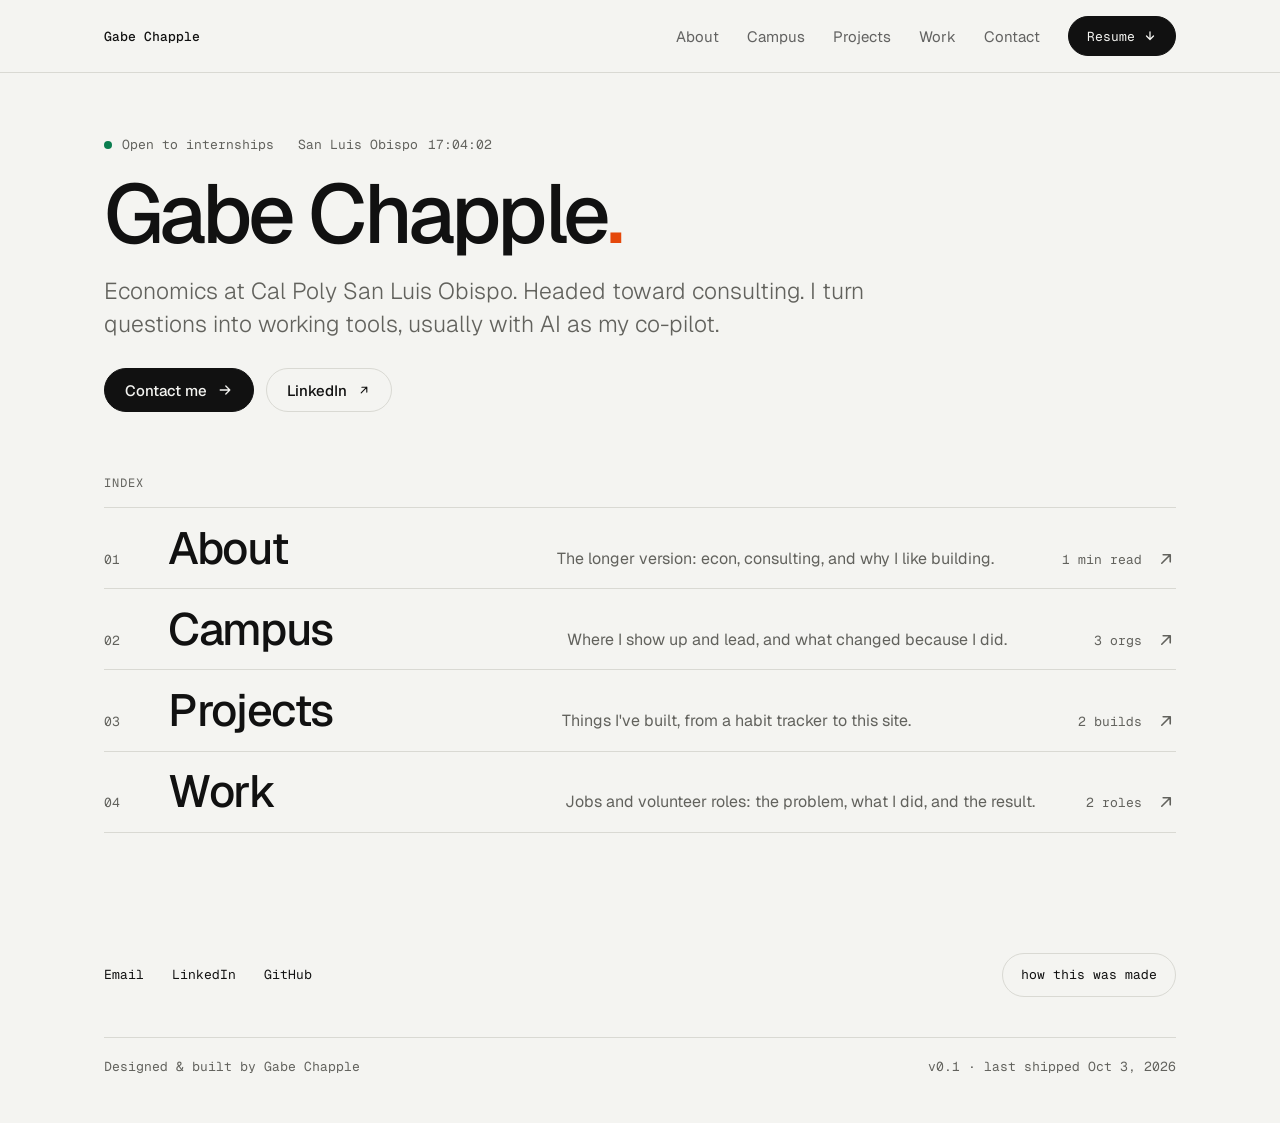
<file: index.html>
<!doctype html>
<html lang="en" data-theme="light">
<head>
<meta charset="utf-8">
<meta name="color-scheme" content="light">
<meta name="viewport" content="width=device-width, initial-scale=1, viewport-fit=cover">
<title>Gabe Chapple | Economics at Cal Poly</title>
<meta name="description" content="Gabe Chapple. Economics at Cal Poly San Luis Obispo. Headed toward consulting. I turn questions into working tools.">
<link rel="preconnect" href="https://fonts.googleapis.com">
<link rel="preconnect" href="https://fonts.gstatic.com" crossorigin>
<link href="https://fonts.googleapis.com/css2?family=Geist:wght@300;400;500;600&family=Geist+Mono:wght@400;500&display=swap" rel="stylesheet">
<!-- ?v= is a version tag: bump it after changing CSS, JS or images so browsers skip their old saved copy. -->
<link rel="stylesheet" href="assets/style.css?v=8">
</head>
<body class="home">

<!-- Top bar: same on every page. Add a nav link here and on each page. -->
<header class="topbar">
  <div class="topbar-inner">
    <a class="brand mono" href="#top">Gabe Chapple</a>
    <nav class="nav" aria-label="Main">
      <a class="navlink" href="about/">About</a>
      <a class="navlink" href="campus/">Campus</a>
      <a class="navlink" href="projects/">Projects</a>
      <a class="navlink" href="work/">Work</a>
      <a class="navlink" href="#contact">Contact</a>
      <a class="pill pill--solid pill--small" href="resume.pdf">Resume
        <svg width="14" height="14" viewBox="0 0 20 20" fill="none" aria-hidden="true"><path d="M10 4v10M5 10l5 5 5-5" stroke="currentColor" stroke-width="1.8" stroke-linecap="round" stroke-linejoin="round"/></svg>
      </a>
    </nav>
  </div>
</header>

<main class="wrap">
  <section id="top" class="hero">
    <div class="status mono">
      <span><span class="dot" aria-hidden="true"></span>Open to internships</span>
      <span>San Luis Obispo <time id="clock">--:--:--</time></span>
    </div>
    <h1>Gabe Chapple<span class="period">.</span></h1>
    <p class="intro">Economics at Cal Poly San Luis Obispo. Headed toward consulting. I turn questions into working tools, usually with AI as my co-pilot.<span class="cursor" aria-hidden="true"></span></p>
    <div class="cta">
      <a class="pill pill--solid" href="#contact">Contact me
        <svg width="16" height="16" viewBox="0 0 20 20" fill="none" aria-hidden="true"><path d="M4 10h12M11 5l5 5-5 5" stroke="currentColor" stroke-width="1.6" stroke-linecap="round" stroke-linejoin="round"/></svg>
      </a>
      <a class="pill" href="https://www.linkedin.com/in/gabechapple" target="_blank" rel="noopener">LinkedIn
        <svg width="14" height="14" viewBox="0 0 20 20" fill="none" aria-hidden="true"><path d="M6 14L14 6M7 6h7v7" stroke="currentColor" stroke-width="1.6" stroke-linecap="round" stroke-linejoin="round"/></svg>
      </a>
    </div>
  </section>

  <!-- Index: one row per page. Copy a row to add a new page. -->
  <nav class="index" aria-label="Sections">
    <div class="index-label mono">Index</div>
    <div class="rows">
      <a class="row" href="about/">
        <span class="row-num mono">01</span>
        <span class="row-title">About</span>
        <span class="row-desc">The longer version: econ, consulting, and why I like building.</span>
        <span class="row-meta mono">1 min read<svg class="row-arrow" width="20" height="20" viewBox="0 0 20 20" fill="none" aria-hidden="true"><path d="M4 10h12M11 5l5 5-5 5" stroke="currentColor" stroke-width="1.6" stroke-linecap="round" stroke-linejoin="round"/></svg></span>
      </a>
      <a class="row" href="campus/">
        <span class="row-num mono">02</span>
        <span class="row-title">Campus</span>
        <span class="row-desc">Where I show up and lead, and what changed because I did.</span>
        <span class="row-meta mono">3 orgs<svg class="row-arrow" width="20" height="20" viewBox="0 0 20 20" fill="none" aria-hidden="true"><path d="M4 10h12M11 5l5 5-5 5" stroke="currentColor" stroke-width="1.6" stroke-linecap="round" stroke-linejoin="round"/></svg></span>
      </a>
      <a class="row" href="projects/">
        <span class="row-num mono">03</span>
        <span class="row-title">Projects</span>
        <span class="row-desc">Things I've built, from a habit tracker to this site.</span>
        <span class="row-meta mono">2 builds<svg class="row-arrow" width="20" height="20" viewBox="0 0 20 20" fill="none" aria-hidden="true"><path d="M4 10h12M11 5l5 5-5 5" stroke="currentColor" stroke-width="1.6" stroke-linecap="round" stroke-linejoin="round"/></svg></span>
      </a>
      <a class="row" href="work/">
        <span class="row-num mono">04</span>
        <span class="row-title">Work</span>
        <span class="row-desc">Jobs and volunteer roles: the problem, what I did, and the result.</span>
        <span class="row-meta mono">2 roles<svg class="row-arrow" width="20" height="20" viewBox="0 0 20 20" fill="none" aria-hidden="true"><path d="M4 10h12M11 5l5 5-5 5" stroke="currentColor" stroke-width="1.6" stroke-linecap="round" stroke-linejoin="round"/></svg></span>
      </a>
    </div>
  </nav>

  <!-- Footer: same on every page. Add new prompts to the log as you iterate. -->
  <footer id="contact" class="mono">
    <div class="footer-top">
      <div class="footer-links">
        <a href="mailto:gchapple@calpoly.edu">Email</a>
        <a href="https://www.linkedin.com/in/gabechapple" target="_blank" rel="noopener">LinkedIn</a>
        <a href="https://github.com/gachow-07" target="_blank" rel="noopener">GitHub</a>
      </div>
      <button class="log-btn" type="button" aria-expanded="false" aria-controls="log">how this was made</button>
    </div>
    <div id="log" class="log" hidden>
      <div>// prompt log: the page, in the words that built it</div>
      <div><span class="prompt">&gt;</span> <span class="text">set up a blank-slate personal website and deploy it with github pages</span></div>
      <div><span class="prompt">&gt;</span> <span class="text">here is my resume, linkedin and photo. add the right content</span></div>
      <div><span class="prompt">&gt;</span> <span class="text">make it feel smoother and more alive with tasteful animations</span></div>
      <div><span class="prompt">&gt;</span> <span class="text">make it minimal, but with taste</span></div>
      <div><span class="prompt">&gt;</span> <span class="text">one accent color. no gradients. let the type do the work</span></div>
      <div><span class="prompt">&gt;</span> <span class="text">add a live clock so it feels alive</span></div>
      <div><span class="prompt">&gt;</span> <span class="text">redo the whole landing page and ui from this reference. no photo</span></div>
    </div>
    <div class="footer-bottom">
      <span>Designed &amp; built by Gabe Chapple</span>
      <span>v0.1 · last shipped Oct 3, 2026</span>
    </div>
  </footer>
</main>

<script src="assets/main.js?v=8"></script>
</body>
</html>
</file>
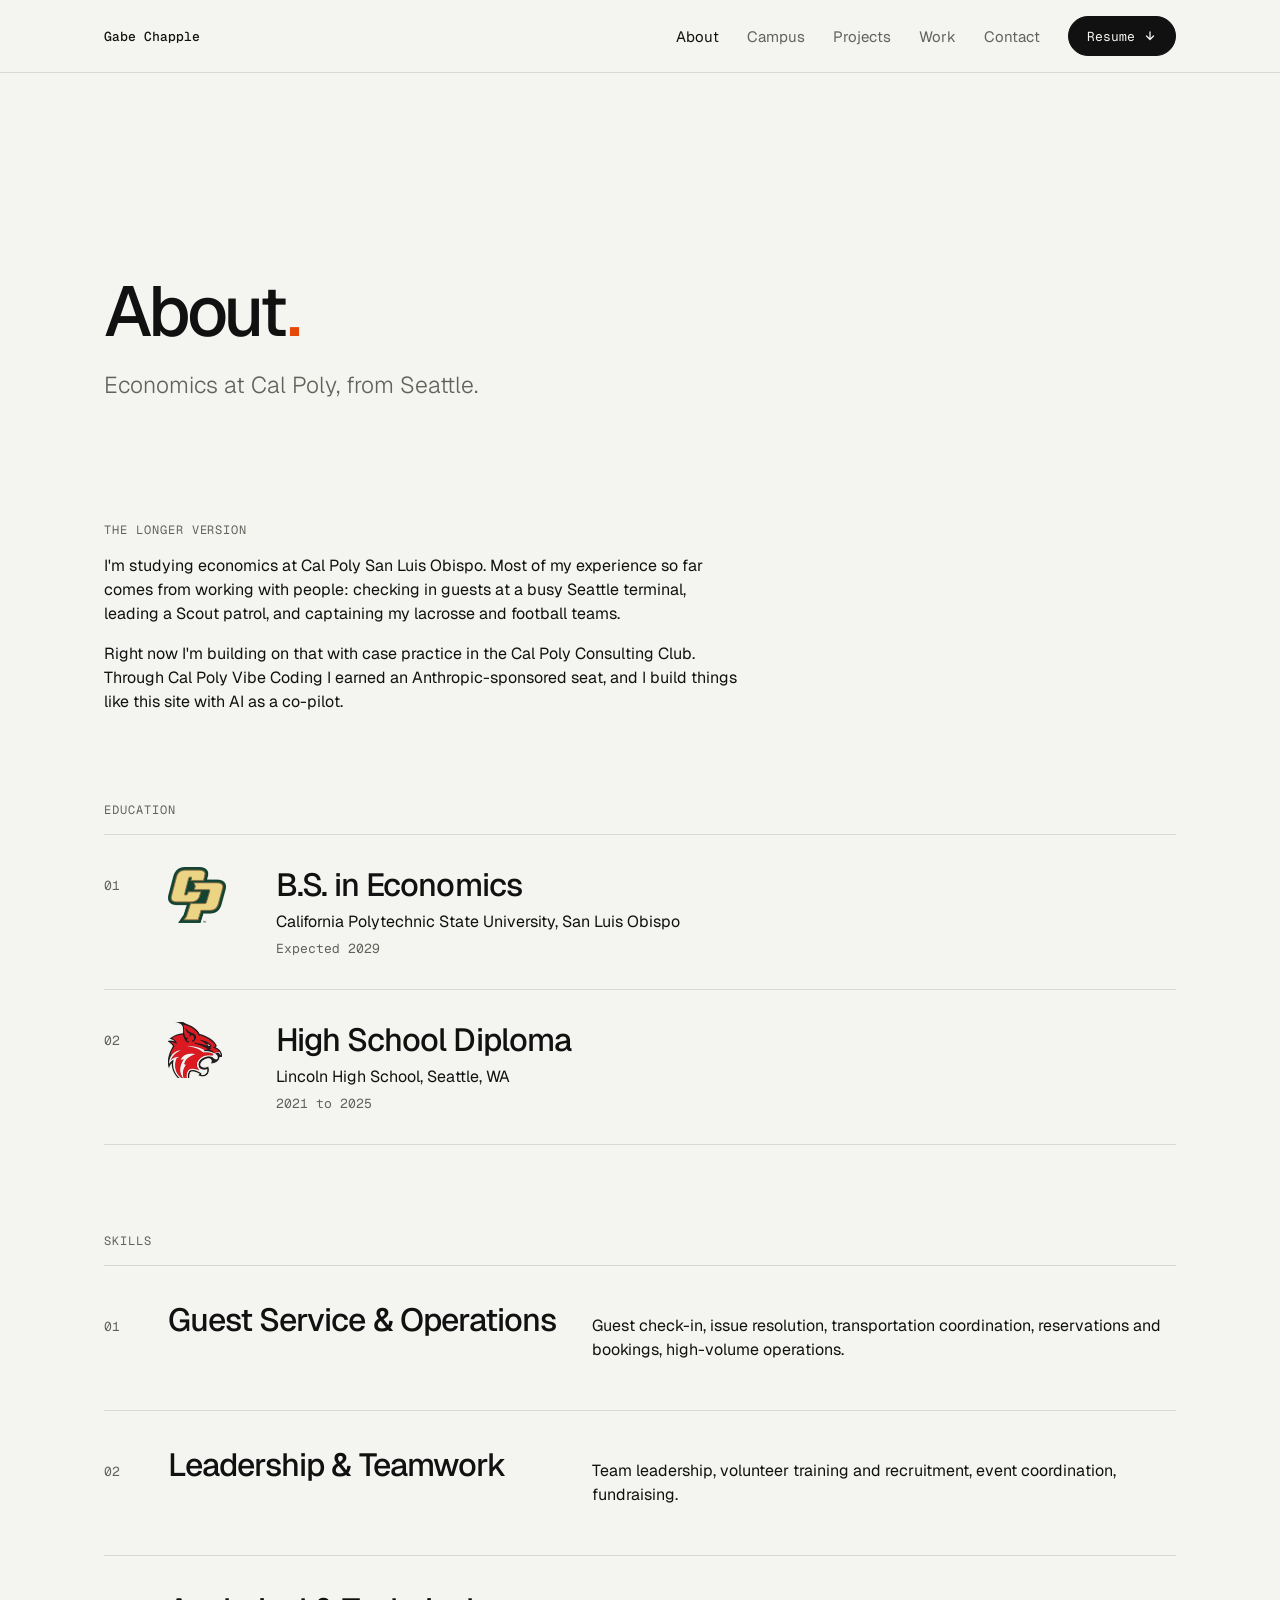
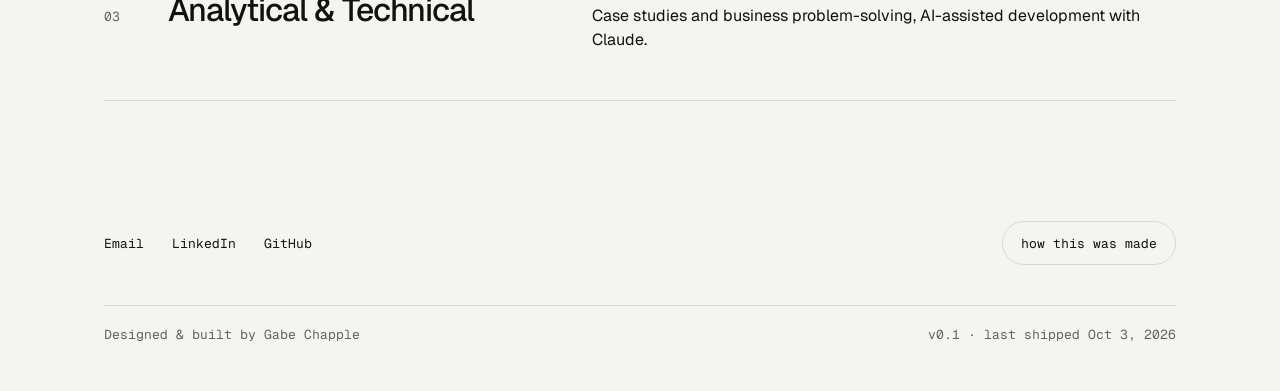
<file: about/index.html>
<!doctype html>
<html lang="en" data-theme="light">
<head>
<meta charset="utf-8">
<meta name="color-scheme" content="light">
<meta name="viewport" content="width=device-width, initial-scale=1, viewport-fit=cover">
<title>About | Gabe Chapple</title>
<meta name="description" content="About Gabe Chapple: economics at Cal Poly San Luis Obispo, from Seattle. Education and skills.">
<link rel="preconnect" href="https://fonts.googleapis.com">
<link rel="preconnect" href="https://fonts.gstatic.com" crossorigin>
<link href="https://fonts.googleapis.com/css2?family=Geist:wght@300;400;500;600&family=Geist+Mono:wght@400;500&display=swap" rel="stylesheet">
<!-- ?v= is a version tag: bump it after changing CSS, JS or images so browsers skip their old saved copy. -->
<link rel="stylesheet" href="../assets/style.css?v=8">
</head>
<body>

<!-- Top bar: same on every page. Add a nav link here and on each page. -->
<header class="topbar">
  <div class="topbar-inner">
    <a class="brand mono" href="../">Gabe Chapple</a>
    <nav class="nav" aria-label="Main">
      <a class="navlink" href="../about/" aria-current="page">About</a>
      <a class="navlink" href="../campus/">Campus</a>
      <a class="navlink" href="../projects/">Projects</a>
      <a class="navlink" href="../work/">Work</a>
      <a class="navlink" href="#contact">Contact</a>
      <a class="pill pill--solid pill--small" href="../resume.pdf">Resume
        <svg width="14" height="14" viewBox="0 0 20 20" fill="none" aria-hidden="true"><path d="M10 4v10M5 10l5 5 5-5" stroke="currentColor" stroke-width="1.8" stroke-linecap="round" stroke-linejoin="round"/></svg>
      </a>
    </nav>
  </div>
</header>

<main class="wrap">
  <section id="top" class="page-head">
    <h1 class="page-title">About<span class="period">.</span></h1>
    <p class="intro">Economics at Cal Poly, from Seattle.</p>
  </section>

  <section class="group">
    <h2 class="index-label mono">The longer version</h2>
    <div class="prose">
      <p>I'm studying economics at Cal Poly San Luis Obispo. Most of my experience so far comes from working with people: checking in guests at a busy Seattle terminal, leading a Scout patrol, and captaining my lacrosse and football teams.</p>
      <p>Right now I'm building on that with case practice in the Cal Poly Consulting Club. Through Cal Poly Vibe Coding I earned an Anthropic-sponsored seat, and I build things like this site with AI as a co-pilot.</p>
    </div>
  </section>

  <section class="group">
    <h2 class="index-label mono">Education</h2>
    <div class="rows">
  <article class="entry entry--thumb">
    <span class="row-num mono">01</span>
    <div class="entry-head">
      <img class="entry-thumb" src="../assets/img/calpoly.png?v=8" alt="" width="88" height="56" loading="lazy">
      <div class="entry-text">
        <h3 class="entry-title">B.S. in Economics</h3>
        <p class="entry-org">California Polytechnic State University, San Luis Obispo</p>
        <p class="entry-meta mono">Expected 2029</p>
      </div>
    </div>
  </article>
  <article class="entry entry--thumb">
    <span class="row-num mono">02</span>
    <div class="entry-head">
      <img class="entry-thumb" src="../assets/img/lincoln.png?v=8" alt="" width="88" height="56" loading="lazy">
      <div class="entry-text">
        <h3 class="entry-title">High School Diploma</h3>
        <p class="entry-org">Lincoln High School, Seattle, WA</p>
        <p class="entry-meta mono">2021 to 2025</p>
      </div>
    </div>
  </article>
    </div>
  </section>

  <section class="group">
    <h2 class="index-label mono">Skills</h2>
    <div class="rows">
  <article class="entry">
    <span class="row-num mono">01</span>
    <div class="entry-head">
      <h3 class="entry-title">Guest Service &amp; Operations</h3>
    </div>
    <div class="entry-body">
      <p class="prose">Guest check-in, issue resolution, transportation coordination, reservations and bookings, high-volume operations.</p>
    </div>
  </article>
  <article class="entry">
    <span class="row-num mono">02</span>
    <div class="entry-head">
      <h3 class="entry-title">Leadership &amp; Teamwork</h3>
    </div>
    <div class="entry-body">
      <p class="prose">Team leadership, volunteer training and recruitment, event coordination, fundraising.</p>
    </div>
  </article>
  <article class="entry">
    <span class="row-num mono">03</span>
    <div class="entry-head">
      <h3 class="entry-title">Analytical &amp; Technical</h3>
    </div>
    <div class="entry-body">
      <p class="prose">Case studies and business problem-solving, AI-assisted development with Claude.</p>
    </div>
  </article>
    </div>
  </section>

  <!-- Footer: same on every page. Add new prompts to the log as you iterate. -->
  <footer id="contact" class="mono">
    <div class="footer-top">
      <div class="footer-links">
        <a href="mailto:gchapple@calpoly.edu">Email</a>
        <a href="https://www.linkedin.com/in/gabechapple" target="_blank" rel="noopener">LinkedIn</a>
        <a href="https://github.com/gachow-07" target="_blank" rel="noopener">GitHub</a>
      </div>
      <button class="log-btn" type="button" aria-expanded="false" aria-controls="log">how this was made</button>
    </div>
    <div id="log" class="log" hidden>
      <div>// prompt log: the page, in the words that built it</div>
      <div><span class="prompt">&gt;</span> <span class="text">set up a blank-slate personal website and deploy it with github pages</span></div>
      <div><span class="prompt">&gt;</span> <span class="text">here is my resume, linkedin and photo. add the right content</span></div>
      <div><span class="prompt">&gt;</span> <span class="text">make it feel smoother and more alive with tasteful animations</span></div>
      <div><span class="prompt">&gt;</span> <span class="text">make it minimal, but with taste</span></div>
      <div><span class="prompt">&gt;</span> <span class="text">one accent color. no gradients. let the type do the work</span></div>
      <div><span class="prompt">&gt;</span> <span class="text">add a live clock so it feels alive</span></div>
      <div><span class="prompt">&gt;</span> <span class="text">redo the whole landing page and ui from this reference. no photo</span></div>
    </div>
    <div class="footer-bottom">
      <span>Designed &amp; built by Gabe Chapple</span>
      <span>v0.1 · last shipped Oct 3, 2026</span>
    </div>
  </footer>
</main>

<script src="../assets/main.js?v=8"></script>
</body>
</html>
</file>
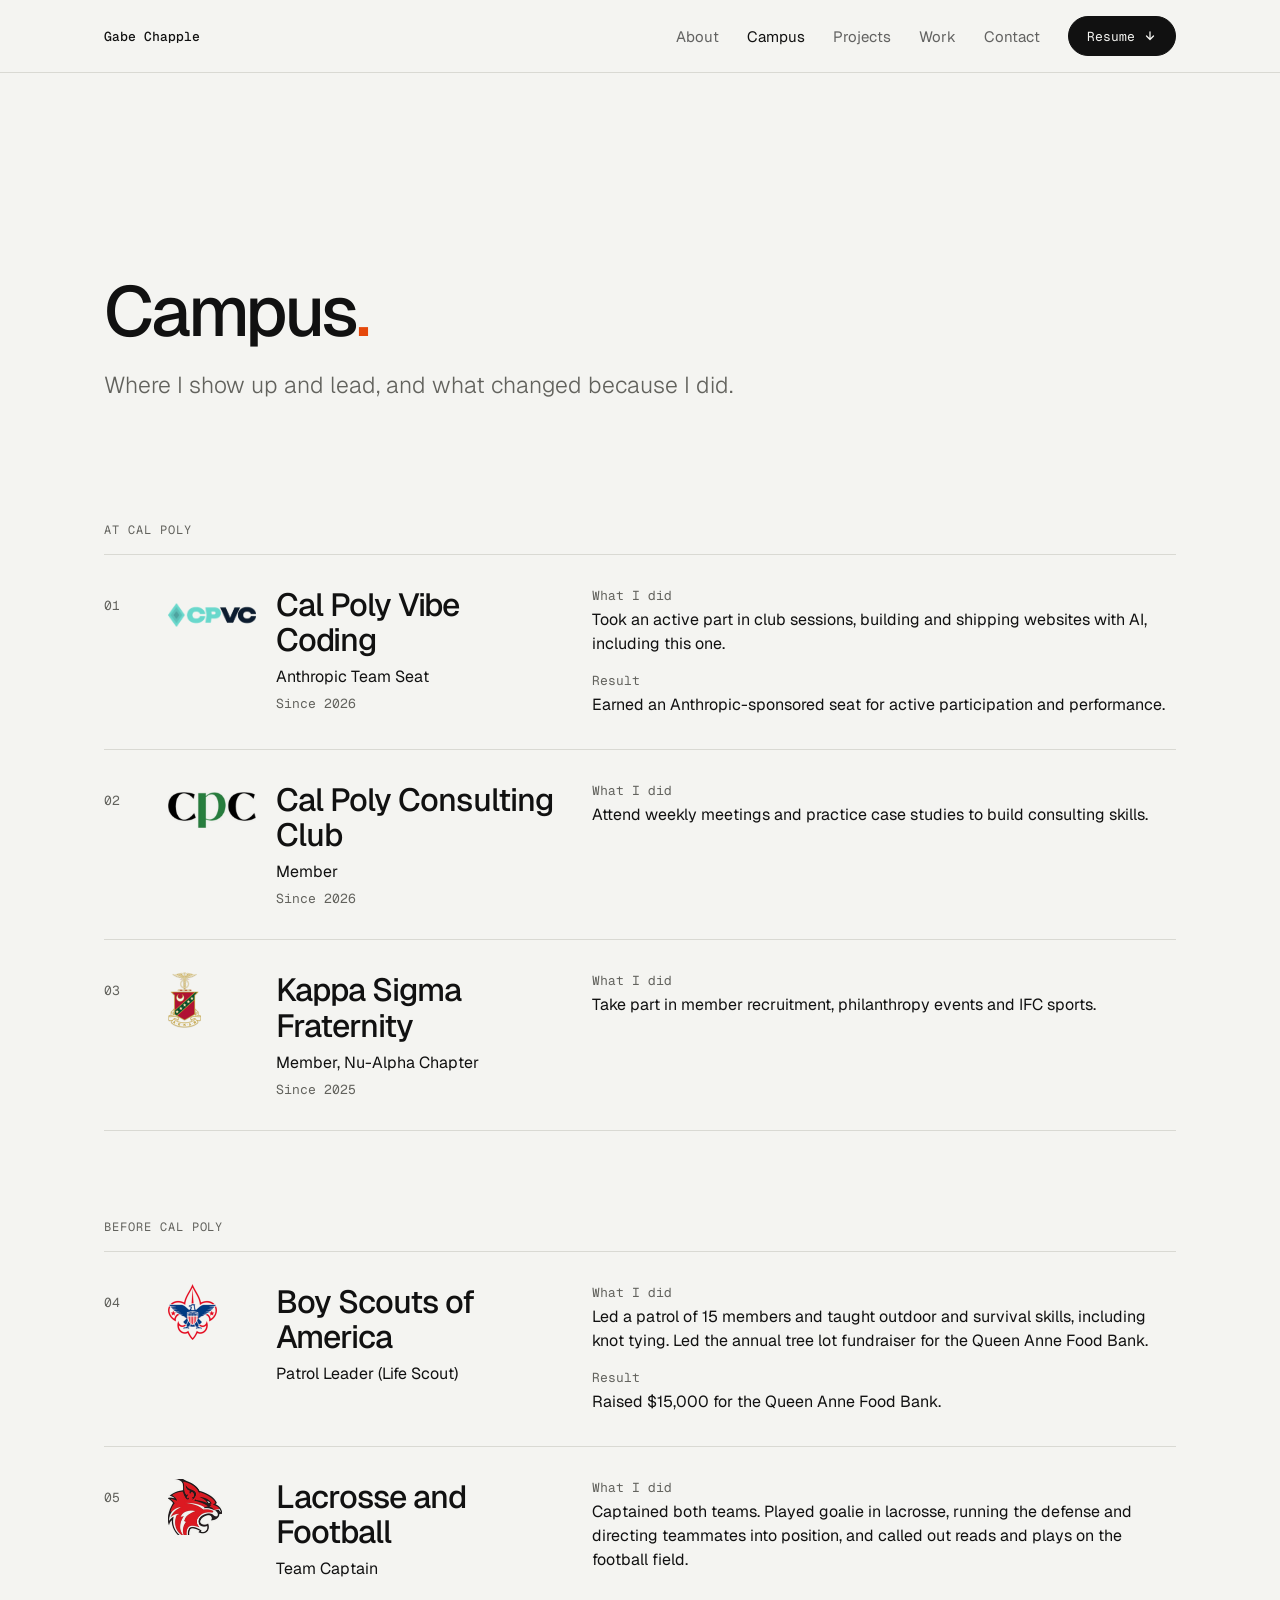
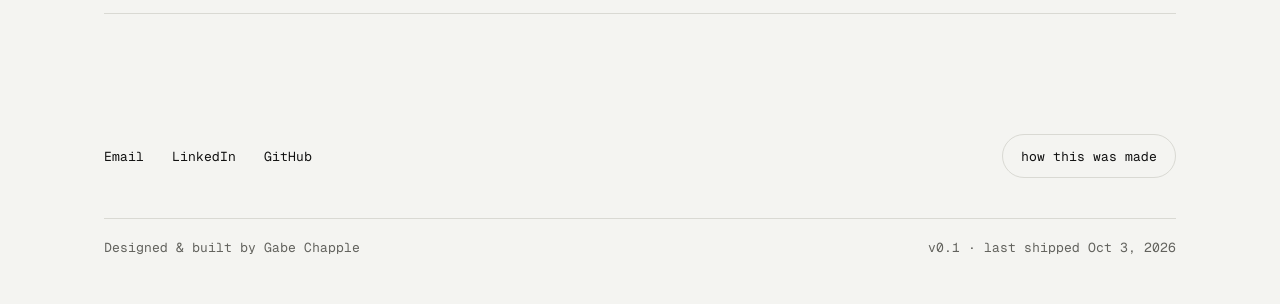
<file: campus/index.html>
<!doctype html>
<html lang="en" data-theme="light">
<head>
<meta charset="utf-8">
<meta name="color-scheme" content="light">
<meta name="viewport" content="width=device-width, initial-scale=1, viewport-fit=cover">
<title>Campus | Gabe Chapple</title>
<meta name="description" content="Where Gabe Chapple shows up and leads: Cal Poly Vibe Coding, Consulting Club, Kappa Sigma, Scouts and team captaincy.">
<link rel="preconnect" href="https://fonts.googleapis.com">
<link rel="preconnect" href="https://fonts.gstatic.com" crossorigin>
<link href="https://fonts.googleapis.com/css2?family=Geist:wght@300;400;500;600&family=Geist+Mono:wght@400;500&display=swap" rel="stylesheet">
<!-- ?v= is a version tag: bump it after changing CSS, JS or images so browsers skip their old saved copy. -->
<link rel="stylesheet" href="../assets/style.css?v=8">
</head>
<body>

<!-- Top bar: same on every page. Add a nav link here and on each page. -->
<header class="topbar">
  <div class="topbar-inner">
    <a class="brand mono" href="../">Gabe Chapple</a>
    <nav class="nav" aria-label="Main">
      <a class="navlink" href="../about/">About</a>
      <a class="navlink" href="../campus/" aria-current="page">Campus</a>
      <a class="navlink" href="../projects/">Projects</a>
      <a class="navlink" href="../work/">Work</a>
      <a class="navlink" href="#contact">Contact</a>
      <a class="pill pill--solid pill--small" href="../resume.pdf">Resume
        <svg width="14" height="14" viewBox="0 0 20 20" fill="none" aria-hidden="true"><path d="M10 4v10M5 10l5 5 5-5" stroke="currentColor" stroke-width="1.8" stroke-linecap="round" stroke-linejoin="round"/></svg>
      </a>
    </nav>
  </div>
</header>

<main class="wrap">
  <section id="top" class="page-head">
    <h1 class="page-title">Campus<span class="period">.</span></h1>
    <p class="intro">Where I show up and lead, and what changed because I did.</p>
  </section>

  <section class="group">
    <h2 class="index-label mono">At Cal Poly</h2>
    <div class="rows">
  <article class="entry entry--thumb">
    <span class="row-num mono">01</span>
    <div class="entry-head">
      <img class="entry-thumb" src="../assets/img/vibe-coding.png?v=8" alt="" width="88" height="56" loading="lazy">
      <div class="entry-text">
        <h3 class="entry-title">Cal Poly Vibe Coding</h3>
        <p class="entry-org">Anthropic Team Seat</p>
        <p class="entry-meta mono">Since 2026</p>
      </div>
    </div>
    <dl class="entry-body">
      <div><dt class="mono">What I did</dt><dd>Took an active part in club sessions, building and shipping websites with AI, including this one.</dd></div>
      <div><dt class="mono">Result</dt><dd>Earned an Anthropic-sponsored seat for active participation and performance.</dd></div>
      <!-- Add Problem here, e.g. <div><dt class="mono">Result</dt><dd>...</dd></div> -->
    </dl>
  </article>
  <article class="entry entry--thumb">
    <span class="row-num mono">02</span>
    <div class="entry-head">
      <img class="entry-thumb" src="../assets/img/consulting-club.png?v=8" alt="" width="88" height="56" loading="lazy">
      <div class="entry-text">
        <h3 class="entry-title">Cal Poly Consulting Club</h3>
        <p class="entry-org">Member</p>
        <p class="entry-meta mono">Since 2026</p>
      </div>
    </div>
    <dl class="entry-body">
      <div><dt class="mono">What I did</dt><dd>Attend weekly meetings and practice case studies to build consulting skills.</dd></div>
      <!-- Add Problem and Result here, e.g. <div><dt class="mono">Result</dt><dd>...</dd></div> -->
    </dl>
  </article>
  <article class="entry entry--thumb">
    <span class="row-num mono">03</span>
    <div class="entry-head">
      <img class="entry-thumb" src="../assets/img/kappa-sigma.png?v=8" alt="" width="88" height="56" loading="lazy">
      <div class="entry-text">
        <h3 class="entry-title">Kappa Sigma Fraternity</h3>
        <p class="entry-org">Member, Nu-Alpha Chapter</p>
        <p class="entry-meta mono">Since 2025</p>
      </div>
    </div>
    <dl class="entry-body">
      <div><dt class="mono">What I did</dt><dd>Take part in member recruitment, philanthropy events and IFC sports.</dd></div>
      <!-- Add Problem and Result here, e.g. <div><dt class="mono">Result</dt><dd>...</dd></div> -->
    </dl>
  </article>
    </div>
  </section>

  <section class="group">
    <h2 class="index-label mono">Before Cal Poly</h2>
    <div class="rows">
  <article class="entry entry--thumb">
    <span class="row-num mono">04</span>
    <div class="entry-head">
      <img class="entry-thumb" src="../assets/img/scouts.png?v=8" alt="" width="88" height="56" loading="lazy">
      <div class="entry-text">
        <h3 class="entry-title">Boy Scouts of America</h3>
        <p class="entry-org">Patrol Leader (Life Scout)</p>
      </div>
    </div>
    <dl class="entry-body">
      <div><dt class="mono">What I did</dt><dd>Led a patrol of 15 members and taught outdoor and survival skills, including knot tying. Led the annual tree lot fundraiser for the Queen Anne Food Bank.</dd></div>
      <div><dt class="mono">Result</dt><dd>Raised $15,000 for the Queen Anne Food Bank.</dd></div>
      <!-- Add Problem here, e.g. <div><dt class="mono">Result</dt><dd>...</dd></div> -->
    </dl>
  </article>
  <article class="entry entry--thumb">
    <span class="row-num mono">05</span>
    <div class="entry-head">
      <img class="entry-thumb" src="../assets/img/lincoln.png?v=8" alt="" width="88" height="56" loading="lazy">
      <div class="entry-text">
        <h3 class="entry-title">Lacrosse and Football</h3>
        <p class="entry-org">Team Captain</p>
      </div>
    </div>
    <dl class="entry-body">
      <div><dt class="mono">What I did</dt><dd>Captained both teams. Played goalie in lacrosse, running the defense and directing teammates into position, and called out reads and plays on the football field.</dd></div>
      <!-- Add Problem and Result here, e.g. <div><dt class="mono">Result</dt><dd>...</dd></div> -->
    </dl>
  </article>
    </div>
  </section>

  <!-- Footer: same on every page. Add new prompts to the log as you iterate. -->
  <footer id="contact" class="mono">
    <div class="footer-top">
      <div class="footer-links">
        <a href="mailto:gchapple@calpoly.edu">Email</a>
        <a href="https://www.linkedin.com/in/gabechapple" target="_blank" rel="noopener">LinkedIn</a>
        <a href="https://github.com/gachow-07" target="_blank" rel="noopener">GitHub</a>
      </div>
      <button class="log-btn" type="button" aria-expanded="false" aria-controls="log">how this was made</button>
    </div>
    <div id="log" class="log" hidden>
      <div>// prompt log: the page, in the words that built it</div>
      <div><span class="prompt">&gt;</span> <span class="text">set up a blank-slate personal website and deploy it with github pages</span></div>
      <div><span class="prompt">&gt;</span> <span class="text">here is my resume, linkedin and photo. add the right content</span></div>
      <div><span class="prompt">&gt;</span> <span class="text">make it feel smoother and more alive with tasteful animations</span></div>
      <div><span class="prompt">&gt;</span> <span class="text">make it minimal, but with taste</span></div>
      <div><span class="prompt">&gt;</span> <span class="text">one accent color. no gradients. let the type do the work</span></div>
      <div><span class="prompt">&gt;</span> <span class="text">add a live clock so it feels alive</span></div>
      <div><span class="prompt">&gt;</span> <span class="text">redo the whole landing page and ui from this reference. no photo</span></div>
    </div>
    <div class="footer-bottom">
      <span>Designed &amp; built by Gabe Chapple</span>
      <span>v0.1 · last shipped Oct 3, 2026</span>
    </div>
  </footer>
</main>

<script src="../assets/main.js?v=8"></script>
</body>
</html>
</file>
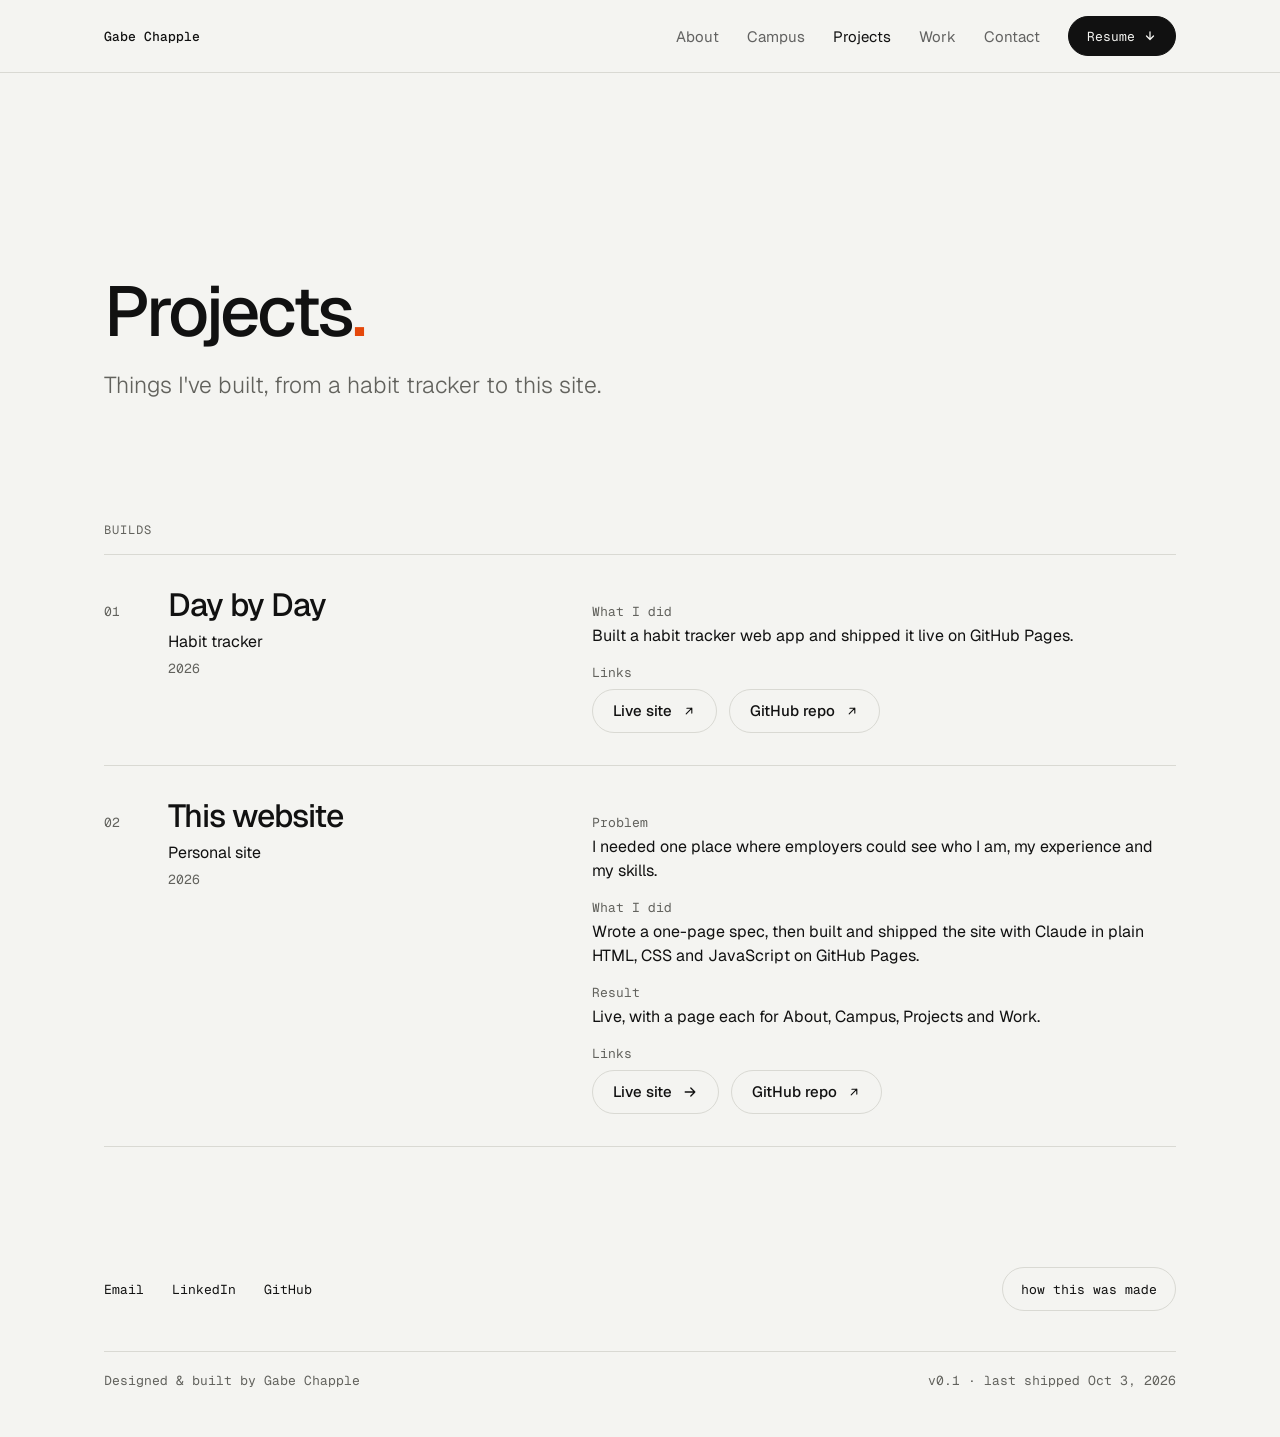
<file: projects/index.html>
<!doctype html>
<html lang="en" data-theme="light">
<head>
<meta charset="utf-8">
<meta name="color-scheme" content="light">
<meta name="viewport" content="width=device-width, initial-scale=1, viewport-fit=cover">
<title>Projects | Gabe Chapple</title>
<meta name="description" content="Things Gabe Chapple has built: Day by Day, a habit tracker, and this personal site.">
<link rel="preconnect" href="https://fonts.googleapis.com">
<link rel="preconnect" href="https://fonts.gstatic.com" crossorigin>
<link href="https://fonts.googleapis.com/css2?family=Geist:wght@300;400;500;600&family=Geist+Mono:wght@400;500&display=swap" rel="stylesheet">
<!-- ?v= is a version tag: bump it after changing CSS, JS or images so browsers skip their old saved copy. -->
<link rel="stylesheet" href="../assets/style.css?v=8">
</head>
<body>

<!-- Top bar: same on every page. Add a nav link here and on each page. -->
<header class="topbar">
  <div class="topbar-inner">
    <a class="brand mono" href="../">Gabe Chapple</a>
    <nav class="nav" aria-label="Main">
      <a class="navlink" href="../about/">About</a>
      <a class="navlink" href="../campus/">Campus</a>
      <a class="navlink" href="../projects/" aria-current="page">Projects</a>
      <a class="navlink" href="../work/">Work</a>
      <a class="navlink" href="#contact">Contact</a>
      <a class="pill pill--solid pill--small" href="../resume.pdf">Resume
        <svg width="14" height="14" viewBox="0 0 20 20" fill="none" aria-hidden="true"><path d="M10 4v10M5 10l5 5 5-5" stroke="currentColor" stroke-width="1.8" stroke-linecap="round" stroke-linejoin="round"/></svg>
      </a>
    </nav>
  </div>
</header>

<main class="wrap">
  <section id="top" class="page-head">
    <h1 class="page-title">Projects<span class="period">.</span></h1>
    <p class="intro">Things I've built, from a habit tracker to this site.</p>
  </section>

  <section class="group">
    <h2 class="index-label mono">Builds</h2>
    <div class="rows">
  <article class="entry">
    <span class="row-num mono">01</span>
    <div class="entry-head">
      <h3 class="entry-title">Day by Day</h3>
      <p class="entry-org">Habit tracker</p>
      <p class="entry-meta mono">2026</p>
    </div>
    <dl class="entry-body">
      <div><dt class="mono">What I did</dt><dd>Built a habit tracker web app and shipped it live on GitHub Pages.</dd></div>
      <!-- Add Problem and Result here, e.g. <div><dt class="mono">Result</dt><dd>...</dd></div> -->
      <div><dt class="mono">Links</dt><dd class="entry-links">
        <a class="pill" href="https://gachow-07.github.io/Day_by_-Day/" target="_blank" rel="noopener">Live site
          <svg width="14" height="14" viewBox="0 0 20 20" fill="none" aria-hidden="true"><path d="M6 14L14 6M7 6h7v7" stroke="currentColor" stroke-width="1.6" stroke-linecap="round" stroke-linejoin="round"/></svg>
        </a>
        <a class="pill" href="https://github.com/gachow-07/Day_by_-Day" target="_blank" rel="noopener">GitHub repo
          <svg width="14" height="14" viewBox="0 0 20 20" fill="none" aria-hidden="true"><path d="M6 14L14 6M7 6h7v7" stroke="currentColor" stroke-width="1.6" stroke-linecap="round" stroke-linejoin="round"/></svg>
        </a>
      </dd></div>
    </dl>
  </article>
  <article class="entry">
    <span class="row-num mono">02</span>
    <div class="entry-head">
      <h3 class="entry-title">This website</h3>
      <p class="entry-org">Personal site</p>
      <p class="entry-meta mono">2026</p>
    </div>
    <dl class="entry-body">
      <div><dt class="mono">Problem</dt><dd>I needed one place where employers could see who I am, my experience and my skills.</dd></div>
      <div><dt class="mono">What I did</dt><dd>Wrote a one-page spec, then built and shipped the site with Claude in plain HTML, CSS and JavaScript on GitHub Pages.</dd></div>
      <div><dt class="mono">Result</dt><dd>Live, with a page each for About, Campus, Projects and Work.</dd></div>
      <div><dt class="mono">Links</dt><dd class="entry-links">
        <a class="pill" href="../">Live site
          <svg width="16" height="16" viewBox="0 0 20 20" fill="none" aria-hidden="true"><path d="M4 10h12M11 5l5 5-5 5" stroke="currentColor" stroke-width="1.6" stroke-linecap="round" stroke-linejoin="round"/></svg>
        </a>
        <a class="pill" href="https://github.com/gachow-07/Gabriel-Chapple" target="_blank" rel="noopener">GitHub repo
          <svg width="14" height="14" viewBox="0 0 20 20" fill="none" aria-hidden="true"><path d="M6 14L14 6M7 6h7v7" stroke="currentColor" stroke-width="1.6" stroke-linecap="round" stroke-linejoin="round"/></svg>
        </a>
      </dd></div>
    </dl>
  </article>
    </div>
  </section>

  <!-- Footer: same on every page. Add new prompts to the log as you iterate. -->
  <footer id="contact" class="mono">
    <div class="footer-top">
      <div class="footer-links">
        <a href="mailto:gchapple@calpoly.edu">Email</a>
        <a href="https://www.linkedin.com/in/gabechapple" target="_blank" rel="noopener">LinkedIn</a>
        <a href="https://github.com/gachow-07" target="_blank" rel="noopener">GitHub</a>
      </div>
      <button class="log-btn" type="button" aria-expanded="false" aria-controls="log">how this was made</button>
    </div>
    <div id="log" class="log" hidden>
      <div>// prompt log: the page, in the words that built it</div>
      <div><span class="prompt">&gt;</span> <span class="text">set up a blank-slate personal website and deploy it with github pages</span></div>
      <div><span class="prompt">&gt;</span> <span class="text">here is my resume, linkedin and photo. add the right content</span></div>
      <div><span class="prompt">&gt;</span> <span class="text">make it feel smoother and more alive with tasteful animations</span></div>
      <div><span class="prompt">&gt;</span> <span class="text">make it minimal, but with taste</span></div>
      <div><span class="prompt">&gt;</span> <span class="text">one accent color. no gradients. let the type do the work</span></div>
      <div><span class="prompt">&gt;</span> <span class="text">add a live clock so it feels alive</span></div>
      <div><span class="prompt">&gt;</span> <span class="text">redo the whole landing page and ui from this reference. no photo</span></div>
    </div>
    <div class="footer-bottom">
      <span>Designed &amp; built by Gabe Chapple</span>
      <span>v0.1 · last shipped Oct 3, 2026</span>
    </div>
  </footer>
</main>

<script src="../assets/main.js?v=8"></script>
</body>
</html>
</file>
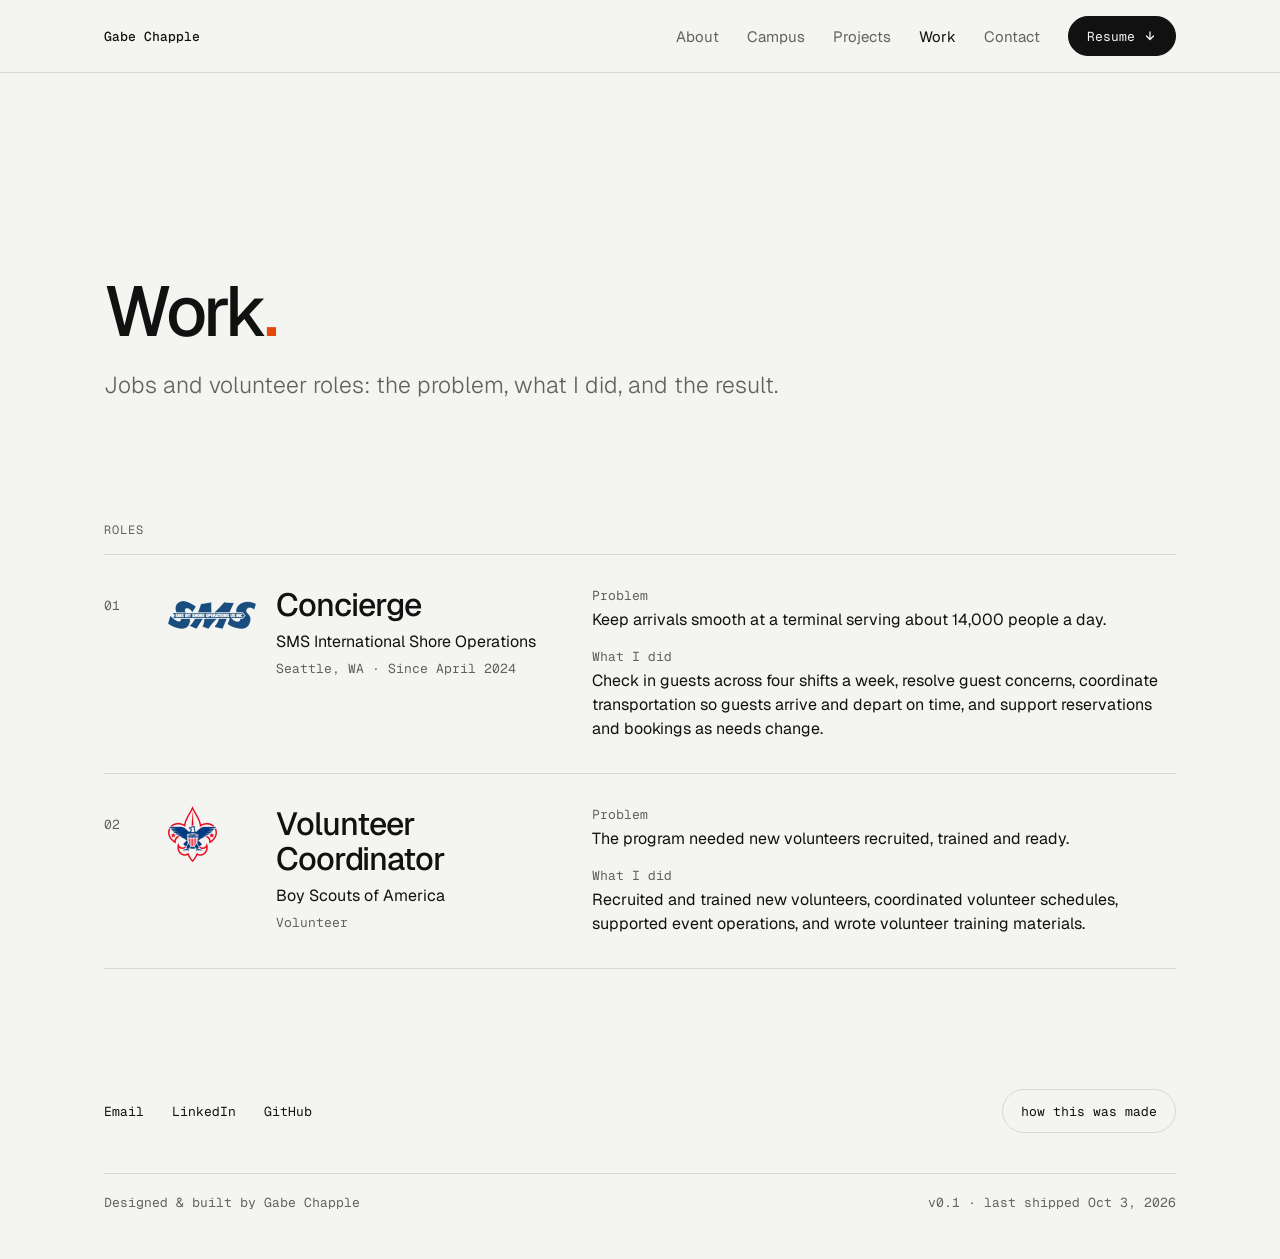
<file: work/index.html>
<!doctype html>
<html lang="en" data-theme="light">
<head>
<meta charset="utf-8">
<meta name="color-scheme" content="light">
<meta name="viewport" content="width=device-width, initial-scale=1, viewport-fit=cover">
<title>Work | Gabe Chapple</title>
<meta name="description" content="Gabe Chapple's work: concierge at SMS International Shore Operations and volunteer coordinator with the Boy Scouts of America.">
<link rel="preconnect" href="https://fonts.googleapis.com">
<link rel="preconnect" href="https://fonts.gstatic.com" crossorigin>
<link href="https://fonts.googleapis.com/css2?family=Geist:wght@300;400;500;600&family=Geist+Mono:wght@400;500&display=swap" rel="stylesheet">
<!-- ?v= is a version tag: bump it after changing CSS, JS or images so browsers skip their old saved copy. -->
<link rel="stylesheet" href="../assets/style.css?v=8">
</head>
<body>

<!-- Top bar: same on every page. Add a nav link here and on each page. -->
<header class="topbar">
  <div class="topbar-inner">
    <a class="brand mono" href="../">Gabe Chapple</a>
    <nav class="nav" aria-label="Main">
      <a class="navlink" href="../about/">About</a>
      <a class="navlink" href="../campus/">Campus</a>
      <a class="navlink" href="../projects/">Projects</a>
      <a class="navlink" href="../work/" aria-current="page">Work</a>
      <a class="navlink" href="#contact">Contact</a>
      <a class="pill pill--solid pill--small" href="../resume.pdf">Resume
        <svg width="14" height="14" viewBox="0 0 20 20" fill="none" aria-hidden="true"><path d="M10 4v10M5 10l5 5 5-5" stroke="currentColor" stroke-width="1.8" stroke-linecap="round" stroke-linejoin="round"/></svg>
      </a>
    </nav>
  </div>
</header>

<main class="wrap">
  <section id="top" class="page-head">
    <h1 class="page-title">Work<span class="period">.</span></h1>
    <p class="intro">Jobs and volunteer roles: the problem, what I did, and the result.</p>
  </section>

  <section class="group">
    <h2 class="index-label mono">Roles</h2>
    <div class="rows">
  <article class="entry entry--thumb">
    <span class="row-num mono">01</span>
    <div class="entry-head">
      <img class="entry-thumb" src="../assets/img/sms.png?v=8" alt="" width="88" height="56" loading="lazy">
      <div class="entry-text">
        <h3 class="entry-title">Concierge</h3>
        <p class="entry-org">SMS International Shore Operations</p>
        <p class="entry-meta mono">Seattle, WA · Since April 2024</p>
      </div>
    </div>
    <dl class="entry-body">
      <div><dt class="mono">Problem</dt><dd>Keep arrivals smooth at a terminal serving about 14,000 people a day.</dd></div>
      <div><dt class="mono">What I did</dt><dd>Check in guests across four shifts a week, resolve guest concerns, coordinate transportation so guests arrive and depart on time, and support reservations and bookings as needs change.</dd></div>
      <!-- Add Result here, e.g. <div><dt class="mono">Result</dt><dd>...</dd></div> -->
    </dl>
  </article>
  <article class="entry entry--thumb">
    <span class="row-num mono">02</span>
    <div class="entry-head">
      <img class="entry-thumb" src="../assets/img/scouts.png?v=8" alt="" width="88" height="56" loading="lazy">
      <div class="entry-text">
        <h3 class="entry-title">Volunteer Coordinator</h3>
        <p class="entry-org">Boy Scouts of America</p>
        <p class="entry-meta mono">Volunteer</p>
      </div>
    </div>
    <dl class="entry-body">
      <div><dt class="mono">Problem</dt><dd>The program needed new volunteers recruited, trained and ready.</dd></div>
      <div><dt class="mono">What I did</dt><dd>Recruited and trained new volunteers, coordinated volunteer schedules, supported event operations, and wrote volunteer training materials.</dd></div>
      <!-- Add Result here, e.g. <div><dt class="mono">Result</dt><dd>...</dd></div> -->
    </dl>
  </article>
    </div>
  </section>

  <!-- Footer: same on every page. Add new prompts to the log as you iterate. -->
  <footer id="contact" class="mono">
    <div class="footer-top">
      <div class="footer-links">
        <a href="mailto:gchapple@calpoly.edu">Email</a>
        <a href="https://www.linkedin.com/in/gabechapple" target="_blank" rel="noopener">LinkedIn</a>
        <a href="https://github.com/gachow-07" target="_blank" rel="noopener">GitHub</a>
      </div>
      <button class="log-btn" type="button" aria-expanded="false" aria-controls="log">how this was made</button>
    </div>
    <div id="log" class="log" hidden>
      <div>// prompt log: the page, in the words that built it</div>
      <div><span class="prompt">&gt;</span> <span class="text">set up a blank-slate personal website and deploy it with github pages</span></div>
      <div><span class="prompt">&gt;</span> <span class="text">here is my resume, linkedin and photo. add the right content</span></div>
      <div><span class="prompt">&gt;</span> <span class="text">make it feel smoother and more alive with tasteful animations</span></div>
      <div><span class="prompt">&gt;</span> <span class="text">make it minimal, but with taste</span></div>
      <div><span class="prompt">&gt;</span> <span class="text">one accent color. no gradients. let the type do the work</span></div>
      <div><span class="prompt">&gt;</span> <span class="text">add a live clock so it feels alive</span></div>
      <div><span class="prompt">&gt;</span> <span class="text">redo the whole landing page and ui from this reference. no photo</span></div>
    </div>
    <div class="footer-bottom">
      <span>Designed &amp; built by Gabe Chapple</span>
      <span>v0.1 · last shipped Oct 3, 2026</span>
    </div>
  </footer>
</main>

<script src="../assets/main.js?v=8"></script>
</body>
</html>
</file>
<file: assets/style.css>
/* ==========================================================
   Shared styles for every page. See DESIGN.md for the rules.
   ========================================================== */

/* ---------- Tokens ---------- */
:root {
  --bg: #F4F4F1;
  --ink: #111111;
  --muted: #62625D;
  --line: #D9D9D3;
  --accent: #E5480B;   /* period, cursor, hover states, prompt > only */
  --live: #0A7D4F;     /* status dot only */
  --sans: 'Geist', 'Helvetica Neue', Helvetica, sans-serif;
  --mono: 'Geist Mono', ui-monospace, Menlo, monospace;
  --gutter: clamp(20px, 5vw, 64px);
  --section-gap: clamp(72px, 10vw, 120px);
  --ease: cubic-bezier(.2, .7, .2, 1);
  color-scheme: light;
}
/* The site is light only. Dark values, if you ever want them back:
   --bg: #0E0E0D; --ink: #EDEDEA; --muted: #9C9C96; --line: #2A2A28; */

/* ---------- Base ---------- */
*, *::before, *::after { box-sizing: border-box; }
html { scroll-padding-top: calc(80px + env(safe-area-inset-top, 0px)); scroll-behavior: smooth; }
body {
  margin: 0;
  background: var(--bg);
  color: var(--ink);
  font-family: var(--sans);
  -webkit-font-smoothing: antialiased;
  padding-bottom: env(safe-area-inset-bottom, 0px);
}
a { color: inherit; text-decoration: none; }
a:focus-visible, button:focus-visible { outline: 2px solid currentColor; outline-offset: 4px; border-radius: 4px; }
.mono { font-family: var(--mono); font-size: 13px; }
.wrap { max-width: 1200px; margin: 0 auto; padding: 0 var(--gutter) 48px; }

/* ---------- Top bar ---------- */
.topbar {
  position: sticky; top: 0; z-index: 10;
  background: var(--bg);
  border-bottom: 1px solid var(--line);
  padding-top: env(safe-area-inset-top, 0px);
}
.topbar-inner {
  max-width: 1200px; margin: 0 auto;
  padding: 14px var(--gutter);
  display: flex; flex-wrap: wrap; justify-content: space-between; align-items: center; gap: 12px 24px;
}
.brand { font-weight: 500; min-height: 44px; display: inline-flex; align-items: center; }
.nav { display: flex; flex-wrap: wrap; align-items: center; gap: 4px 28px; font-size: 15px; }
.nav a.navlink { opacity: .64; transition: opacity 180ms ease; min-height: 44px; display: inline-flex; align-items: center; }
.nav a.navlink:hover, .nav a.navlink:focus-visible, .nav a.navlink[aria-current="page"] { opacity: 1; }

/* ---------- Pills ---------- */
.pill {
  border-radius: 999px; min-height: 44px; padding: 0 20px;
  display: inline-flex; align-items: center; gap: 10px;
  font-size: 15px; font-weight: 500; border: 1px solid var(--line);
}
.pill--solid { background: var(--ink); color: var(--bg); border-color: var(--ink); }
.pill--small { min-height: 40px; padding: 0 18px; font-family: var(--mono); font-size: 13px; font-weight: 400; gap: 8px; }

/* ---------- Hero (homepage) ---------- */
/* Hero spacing scales with screen height so the index rows fit on the
   first screen without scrolling (vh = % of the window height). */
.hero { margin-top: clamp(28px, 7vh, 160px); }
.status { display: flex; flex-wrap: wrap; align-items: center; gap: 10px 24px; margin-bottom: clamp(14px, 2.5vh, 28px); color: var(--muted); }
.status span { display: flex; align-items: center; gap: 10px; }
.dot { width: 8px; height: 8px; border-radius: 50%; background: var(--live); animation: pulse 2.4s ease-out infinite; }
h1 {
  margin: 0; font-size: clamp(40px, min(6.5vw, 10vh), 96px); font-weight: 500;
  letter-spacing: -0.045em; line-height: 0.92;
}
h1 .period { color: var(--accent); }
.intro {
  margin: clamp(14px, 2.5vh, 32px) 0 0; max-width: 760px;
  font-size: clamp(17px, min(2vw, 2.8vh), 23px); line-height: 1.45; font-weight: 300; color: var(--muted);
}
.cursor {
  display: inline-block; width: 0.5em; height: 1.05em; margin-left: 6px; vertical-align: -0.15em;
  background: var(--accent);
  /* Blinks 4 times (about 4.4s), then fades out and stays hidden */
  animation: blink 1.1s steps(1) 4, cursor-out 400ms ease 4.4s forwards;
}
.cta { display: flex; flex-wrap: wrap; gap: 12px; margin-top: clamp(18px, 3vh, 36px); }

/* ---------- Index rows (homepage) ---------- */
.index { margin-top: clamp(32px, 7vh, 160px); }
.index-label { color: var(--muted); font-size: 12px; font-weight: 400; letter-spacing: 0.08em; text-transform: uppercase; margin: 0 0 16px; }
.rows { border-bottom: 1px solid var(--line); }
.row {
  display: flex; flex-wrap: wrap; align-items: baseline; gap: 8px 32px;
  padding: clamp(10px, 1.7vh, 26px) 0; border-top: 1px solid var(--line); min-height: 44px;
}
.row-num { width: 32px; color: var(--muted); transition: color 200ms ease; }
.row-title {
  flex: 1 1 260px; font-size: clamp(24px, min(4vw, 5vh), 48px); font-weight: 500; letter-spacing: -0.03em; line-height: 1.1;
  transition: transform 280ms var(--ease);
}
.row-desc { flex: 2 1 280px; font-size: 16px; line-height: 1.5; color: var(--muted); }
.row-meta { display: flex; align-items: center; gap: 14px; color: var(--muted); }
.row-arrow { color: var(--muted); transform: rotate(-45deg); transition: transform 280ms var(--ease), color 200ms ease; }
.row:hover .row-title, .row:focus-visible .row-title { transform: translateX(14px); }
.row:hover .row-num, .row:focus-visible .row-num { color: var(--accent); }
.row:hover .row-arrow, .row:focus-visible .row-arrow { color: var(--accent); transform: translateX(4px) rotate(0deg); }
/* Phones: one compact line per row (number, title, meta) so all four fit
   on the first screen. Descriptions are on each page itself. */
@media (max-width: 640px) {
  .row { flex-wrap: nowrap; align-items: center; gap: 16px; padding: 10px 0; }
  .row-num { width: auto; flex: none; }
  .row-title { flex: 1 1 auto; font-size: 26px; }
  .row-desc { display: none; }
  .row-meta { flex: none; }
  /* The index rows are the page links on the homepage, so the top bar
     keeps only Contact and Resume there and stays one line tall. */
  .home .nav a.navlink:not([href="#contact"]) { display: none; }
  .hero { margin-top: clamp(20px, 4.5vh, 48px); }
  .index { margin-top: clamp(24px, 4.5vh, 48px); }
}

/* ---------- Subpages ---------- */
.page-head { margin-top: clamp(96px, 16vw, 220px); }
.page-title { font-size: clamp(40px, 5.5vw, 72px); line-height: 0.95; }
.page-head .intro { margin-top: 24px; }

.group { margin-top: var(--section-gap); }
.group + .group { margin-top: clamp(56px, 7vw, 88px); }

/* Body copy, kept under ~70 characters a line */
.prose { max-width: 640px; font-size: 16px; line-height: 1.5; }
.prose p { margin: 0; }
.prose p + p { margin-top: 1em; }

/* Entry: one role, org or project, in the same hairline-row style.
   Copy an <article class="entry"> block to add another. */
.entry {
  display: flex; flex-wrap: wrap; align-items: baseline; gap: 12px 32px;
  padding: 32px 0; border-top: 1px solid var(--line);
}
.entry-head { flex: 1 1 260px; }
/* Logo to the left of an entry title (images live in assets/img/).
   Full color; multiply blends any white logo background into the page. */
.entry--thumb { align-items: flex-start; }
.entry--thumb .row-num { padding-top: 10px; }
.entry--thumb .entry-head { display: flex; align-items: flex-start; gap: 20px; }
.entry-thumb {
  flex: none; display: block; width: 88px; height: 56px;
  object-fit: contain; object-position: left center;
  mix-blend-mode: multiply;
}
/* Phones: logo sits above the title, and empty logo slots disappear */
@media (max-width: 640px) {
  .entry--thumb .entry-head { flex-direction: column; gap: 16px; }
  .entry--thumb .row-num { padding-top: 0; }
  span.entry-thumb { display: none; }
  .entry-thumb { height: 40px; }
}
.entry-title {
  margin: 0; font-size: clamp(24px, 2.6vw, 32px); font-weight: 500;
  letter-spacing: -0.03em; line-height: 1.1;
}
.entry-org { margin: 8px 0 0; font-size: 16px; line-height: 1.5; }
.entry-meta { margin: 6px 0 0; color: var(--muted); }
.entry-body { flex: 2 1 320px; margin: 0; display: grid; gap: 16px; max-width: 640px; }
.entry-body dt { color: var(--muted); margin-bottom: 4px; }
.entry-body dd { margin: 0; font-size: 16px; line-height: 1.5; }
.entry-body dd.entry-links { display: flex; flex-wrap: wrap; gap: 12px; margin-top: 8px; }

/* ---------- Footer ---------- */
footer { margin-top: var(--section-gap); color: var(--muted); }
.footer-top { display: flex; flex-wrap: wrap; justify-content: space-between; align-items: center; gap: 20px; }
.footer-links { display: flex; flex-wrap: wrap; gap: 28px; }
.footer-links a { color: var(--ink); min-height: 44px; display: inline-flex; align-items: center; transition: color 200ms ease; }
.footer-links a:hover { color: var(--accent); }
.log-btn {
  font: inherit; color: var(--ink); background: transparent; border: 1px solid var(--line);
  border-radius: 999px; padding: 0 18px; min-height: 44px; cursor: pointer;
}
.log {
  margin-top: 20px; border: 1px solid var(--line); border-radius: 12px; padding: 22px 24px;
  display: flex; flex-direction: column; gap: 10px; line-height: 1.5;
}
.log[hidden] { display: none; }
.log .prompt { color: var(--accent); }
.log .text { color: var(--ink); }
.footer-bottom {
  margin-top: 40px; padding-top: 20px; border-top: 1px solid var(--line);
  display: flex; flex-wrap: wrap; justify-content: space-between; gap: 12px;
}

/* ---------- Motion ---------- */
@keyframes blink { 50% { opacity: 0; } }
@keyframes cursor-out { to { opacity: 0; } }
@keyframes pulse {
  0% { box-shadow: 0 0 0 0 rgba(10,125,79,.45); }
  70% { box-shadow: 0 0 0 8px rgba(10,125,79,0); }
  100% { box-shadow: 0 0 0 0 rgba(10,125,79,0); }
}
@media (prefers-reduced-motion: reduce) {
  .cursor, .dot { animation: none; }
  .cursor { display: none; }
  .row-title, .row-arrow, .row-num, .nav a.navlink, .footer-links a { transition: none; }
  html { scroll-behavior: auto; }
}
</file>
